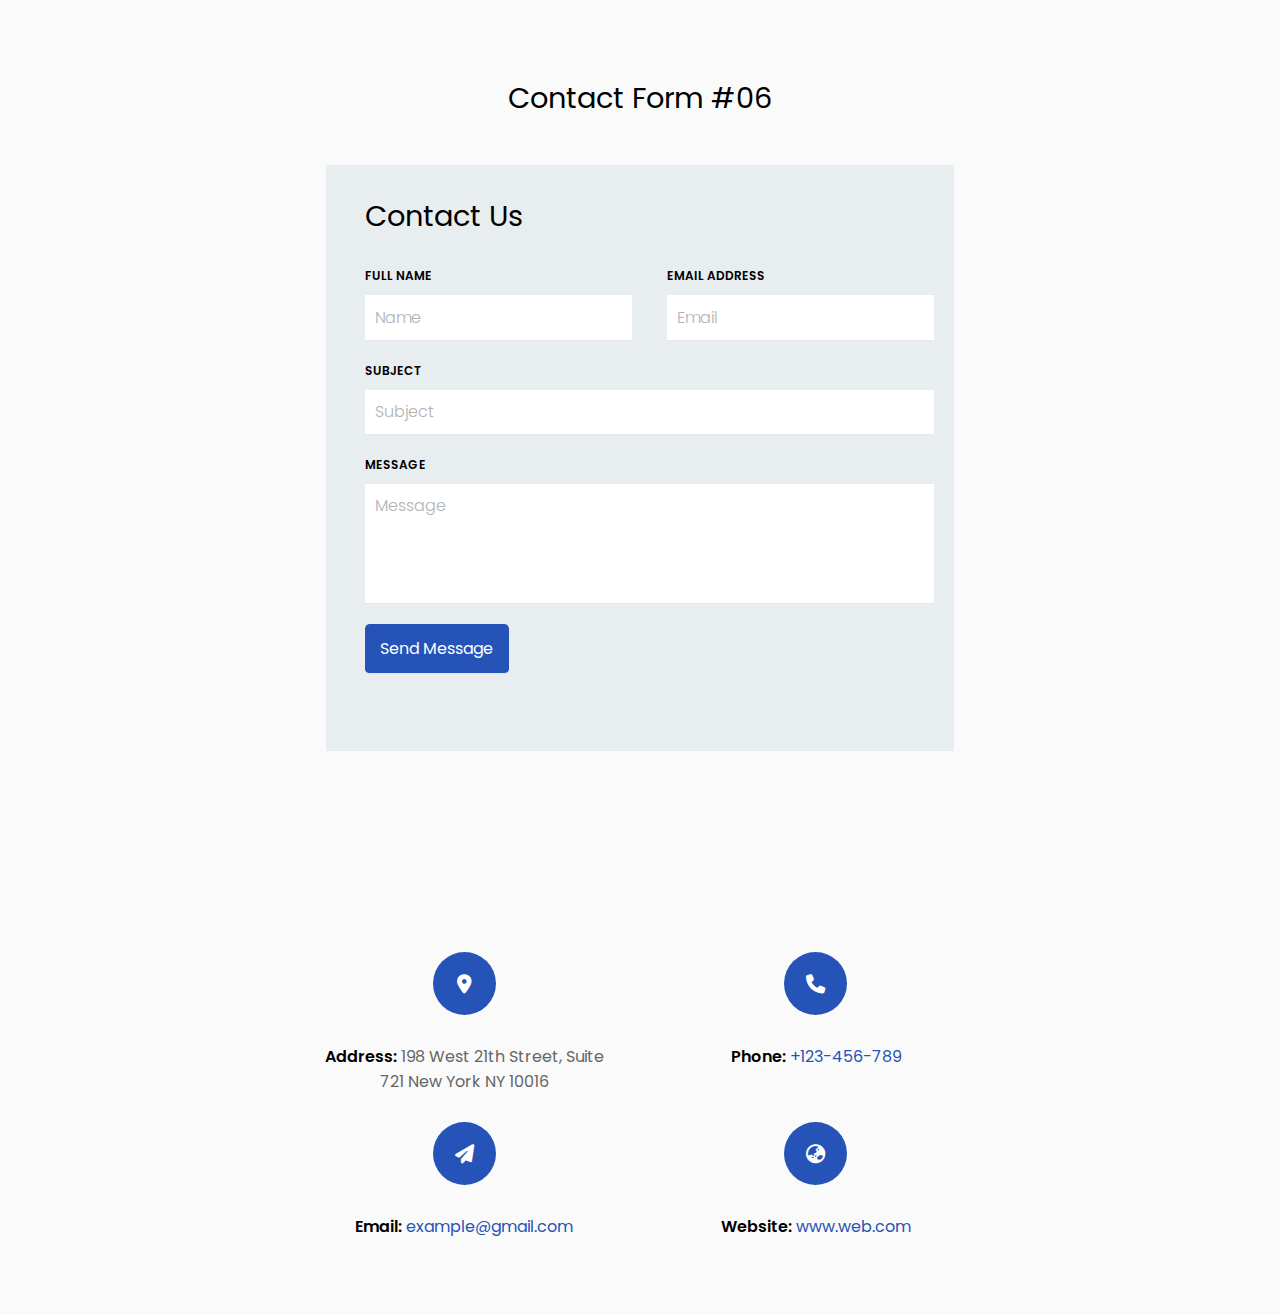
<file: 06/index.html>
<!DOCTYPE html>
<html lang="en">
<head>
    <meta charset="UTF-8">
    <meta http-equiv="X-UA-Compatible" content="IE=edge">
    <meta name="viewport" content="width=device-width, initial-scale=1.0">
    <title>Contact Form 6</title>
    <link rel="preconnect" href="https://fonts.googleapis.com">
    <link rel="preconnect" href="https://fonts.gstatic.com" crossorigin>
    <link href="https://fonts.googleapis.com/css2?family=Poppins:ital,wght@0,100;0,200;0,300;0,400;0,500;0,600;0,700;0,800;0,900;1,100;1,200;1,300;1,400;1,500;1,600;1,700;1,800;1,900&display=swap" rel="stylesheet">
    <link rel="stylesheet" href="css/all.css">
    <link rel="stylesheet" href="css/solid.css">
    <link rel="stylesheet" href="css/styles.css">

</head>
<body>
    <header>
        <h1>Contact Form #06</h1>
    </header>
    <section class="form">
        <div class="info">
            <h1>Contact Us</h1>
            <form action="">
                <div class="top">
                    <div class="name">
                        <label for="name">FULL NAME</label>
                        <input required type="name" name="" id="name" placeholder="Name">    
                    </div>
                    <div class="mail">
                        <label for="email">EMAIL ADDRESS</label>
                        <input required type="email" name="" id="email" placeholder="Email">
                    </div>
                </div>
                <label for="subject">SUBJECT</label><br>
                <input required type="text" name="" id="subject" placeholder="Subject">
                <label for="msg">MESSAGE</label><br>
                <textarea name="" id="msg" cols="30" rows="4" placeholder="Message"></textarea>
                <input required type="submit" value="Send Message">
            </form>
        </div>
        <div class="map">
            <iframe src="https://www.google.com/maps/embed?pb=!1m18!1m12!1m3!1d14602.678639283813!2d90.39695083618487!3d23.794774936848526!2m3!1f0!2f0!3f0!3m2!1i1024!2i768!4f13.1!3m3!1m2!1s0x3755c70c15ea1de1%3A0x97856381e88fb311!2sBanani%20Model%20Town%2C%20Dhaka!5e0!3m2!1sen!2sbd!4v1679869636748!5m2!1sen!2sbd" style="border:0;" allowfullscreen="true" loading="lazy" referrerpolicy="no-referrer-when-downgrade"></iframe>
        </div>
    </section>
    <section class="nav">
        <div class="box">
            <div class="icon">
                <i class="fa-solid fa-location-dot"></i>
            </div>
            <p><span>Address:</span> 198 West 21th Street, Suite 721 New York NY 10016</p>
        </div>
        <div class="box">
            <div class="icon">
                <i class="fa-solid fa-phone"></i>
            </div>
            <p><span>Phone:</span> <a href="tel:+123-456-789">+123-456-789</a></p>
        </div>
        <div class="box">
            <div class="icon">
                <i class="fa-solid fa-paper-plane"></i>
            </div>
            <p><span>Email:</span> <a href="mailto:example@gmail.com">example@gmail.com</a></p>
        </div>
        <div class="box">
            <div class="icon">
                <i class="fa-solid fa-earth-asia"></i>
            </div>
            <p><span>Website:</span> <a href="#">www.web.com</a></p>
        </div>      
    </section>
</body>
</html>
</file>
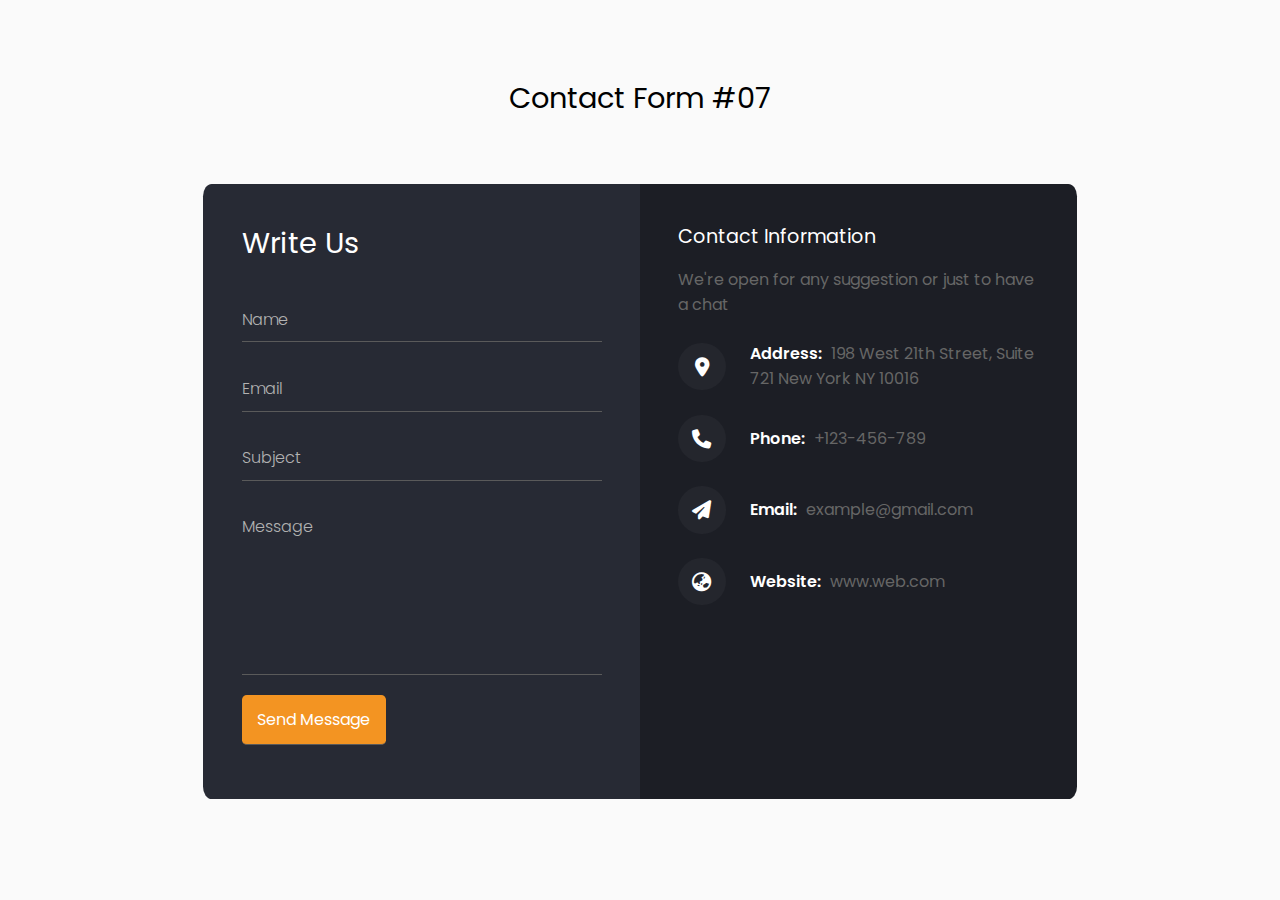
<file: 07/index.html>
<!DOCTYPE html>
<html lang="en">
  <head>
    <meta charset="UTF-8" />
    <meta http-equiv="X-UA-Compatible" content="IE=edge" />
    <meta name="viewport" content="width=device-width, initial-scale=1.0" />
    <title>Contact Form 7</title>
    <link rel="preconnect" href="https://fonts.googleapis.com" />
    <link rel="preconnect" href="https://fonts.gstatic.com" crossorigin />
    <link
      href="https://fonts.googleapis.com/css2?family=Poppins:ital,wght@0,100;0,200;0,300;0,400;0,500;0,600;0,700;0,800;0,900;1,100;1,200;1,300;1,400;1,500;1,600;1,700;1,800;1,900&display=swap"
      rel="stylesheet"
    />
    <link rel="stylesheet" href="css/all.css" />
    <link rel="stylesheet" href="css/solid.css" />
    <link rel="stylesheet" href="css/styles.css" />
  </head>
  <body>
    <header>
      <h1>Contact Form #07</h1>
    </header>
    <section class="form">
      <div class="info">
        <h1>Write Us</h1>
        <form action="">
          <input required type="name" name="" id="name" placeholder="Name"/>
          <input required type="email" name="" id="email" placeholder="Email"/>
          <input required type="text" name="" id="subject" placeholder="Subject"/>
          <textarea name="" id="msg" cols="30" rows="6" placeholder="Message"></textarea>
          <input required type="submit" value="Send Message" />
        </form>
      </div>
      
      <div class="contact">
        <h3>Contact Information</h3>
        <p class="chat">We're open for any suggestion or just to have a chat</p>
        <div class="box">
            <div class="icon">
              <i class="fa-solid fa-location-dot"></i>
            </div>
            <p>
              <span>Address:</span> 198 West 21th Street, Suite 721 New York NY 10016
            </p>
        </div>
        <div class="box">
            <div class="icon">
                <i class="fa-solid fa-phone"></i>
            </div>
            <p><span>Phone:</span> <a href="tel:+123-456-789">+123-456-789</a></p>
        </div>
        <div class="box">
            <div class="icon">
                <i class="fa-solid fa-paper-plane"></i>
            </div>
            <p>
                <span>Email:</span>
                <a href="mailto:example@gmail.com">example@gmail.com</a>
            </p>
        </div>
        <div class="box">
            <div class="icon">
                <i class="fa-solid fa-earth-asia"></i>
            </div>
            <p><span>Website:</span> <a href="#">www.web.com</a></p>
        </div>
      </div>
    </section>
  </body>
</html>
</file>
<file: 06/css/styles.css>
* {
    margin: 0;
    padding: 0;
    font-family: "Poppins", sans-serif;
}

body {
    background-color: #FAFAFA;
    margin: 6% 15%;
}


header h1 {
    font-weight: 400;
    text-align: center;
    font-size: 1.8rem;
    margin: 5% auto;
    width: 86%;
}

.nav {
    display: flex;
    flex-flow: row wrap;
    justify-content: space-evenly;
    margin: auto;
    margin-bottom: 7%;
    width: 86%;
}

.nav .box {
    width: 285px;
    text-align: center;
}

.nav .box .icon {
    background-color: #2553B8;
    width: 1.8rem;
    height: 1.8rem;
    padding: 6%;
    border-radius: 50%;
    margin: 10% auto;
    display: flex;
    justify-content: center;
    align-items: center;
}

.nav .box .icon i {
    color: #ffffff;

    font-size: 1.2rem;
}

.nav .box p {
    color: #666666;

    overflow-wrap: break-word;
}

.nav .box p span {
    font-weight: 600;
    color: black;
}

.nav .box p a {
    text-decoration: none;
    color: #2553B8;
}

.form {
    display: flex;
    flex-flow: row wrap;
    margin: 1.7% auto;
    justify-content: space-evenly;
    width: 86%;
}

.form .info {
    background-color: #E8EDF0;
    padding: 4% 5% 8%;
    width: 550px;
}

.form .info h1 {
    font-weight: 400;
    font-size: 1.8rem;
    margin-bottom: 1.5rem;
}

.form .info form .top {
    display: flex;
    flex-flow: row wrap;
    justify-content: space-between;
}

.form .info form .top .name {
    width: 45%;
}

.form .info form .top .mail {
    width: 45%;
}

label {
    font-weight: 600;
    font-size: 0.75rem;
}

input {
    width: 100%;
    border: none;
    border-bottom: 0.1rem solid #e7e7e7;
    padding: 0.6rem;
    margin-bottom: 1rem;
    font-size: 1rem;
    margin-top: 0.5rem;
}

input::placeholder {
    color: #b2b2b2;
    font-weight: 300;
    font-size: 1rem;
}
input:focus{

outline: none;
}
.form .info form input[type="submit"] {
    width: 9rem;
    margin-top: 0.8rem;
    padding: 0.75rem;
    background-color: #2553B8;
    color: white;
    border-radius: 0.3rem;
}
.form .info form input[type="submit"]:hover{
    
background-color: #1C408E;
}
.form .info form textarea {
    width: 100%;
    border: none;
    border-bottom: 0.1rem solid #e7e7e7;
    padding: 0.6rem;
    resize: none;
    font-size: 1rem;
    margin-top: 0.5rem;
}

.form .info form textarea::placeholder {
    color: #b2b2b2;
    font-weight: 300;
    font-size: 1rem;
}
.form .info form textarea:focus{

outline: none;
}
.form .map {
    width: 480px;
}

.form .map iframe {
    width: 100%;

    height: 100%;
}
</file>
<file: 07/css/styles.css>
* {
    margin: 0;
    padding: 0;
    font-family: "Poppins", sans-serif;
}

body {
    background-color: #FAFAFA;
    margin: 6% auto;
}


header h1 {
    font-weight: 400;
    text-align: center;
    font-size: 1.8rem;
    margin: 5% auto;
    width: 50%;
}

.form .contact{

width: 360px;

overflow-wrap: break-word;

padding: 3%;

background-color: #1C1E25;

border-radius: 0 2% 2% 0;
}

.form .contact h3{

font-weight: 400;

font-size: 1.2rem;

margin-bottom: 1rem;

color: white;
}

.form .contact .chat{

width: 100%;
}

.form .contact .box {
    width: 100%;
    display: flex;
    justify-content: space-between;
    overflow-wrap: break-word;
    margin: 1.5rem 0;
    align-items: center;
}

.form .contact .box .icon {
    background-color: #24262d;
    width: 0.25rem;
    height: 0.25rem;
    padding: 6%;
    border-radius: 50%;
    display: flex;
    justify-content: center;
    align-items: center;
}

.form .contact .box .icon i {
    color: #ffffff;

    font-size: 1.2rem;
}

p {
    color: #666666;
    overflow-wrap: break-word;
    width: 80%;
}

p span {
    font-weight: 600;
    color: white;
    height: fit-content;
    margin-right: 0.3rem;
}

p a {
    text-decoration: none;
    color: #666666;
}

.form {
    display: flex;
    flex-flow: row wrap;
    justify-content: center;
    width: 100%;
}

.form .info {
    background-color: #272A34;
    padding: 3%;
    width: 360px;
    border-radius: 2% 0 0 2%;
}

.form .info h1 {
    font-weight: 400;
    font-size: 1.8rem;
    margin-bottom: 1.5rem;
    color: white;
}

.form .info form {}

input {
    color: #D4D4D6;
    width: 100%;
    border: none;
    border-bottom: 0.1rem solid #5a5a5a;
    padding: 0.6rem 0;
    margin-bottom: 1rem;
    font-size: 1rem;
    margin-top: 0.5rem;
    background: transparent;
}

input::placeholder {
    color: #b2b2b2;
    font-weight: 300;
    font-size: 1rem;
}
input:focus{

outline: none;

border-bottom-color: #bbbbbb;
}
.form .info form input[type="submit"] {
    width: 9rem;
    margin-top: 0.8rem;
    padding: 0.75rem;
    background-color: #f39422;
    color: white;
    border-radius: 0.3rem;
}
.form .info form input[type="submit"]:hover{
    
background-color: #D67A0C;
}
.form .info form textarea {
    color: #D4D4D6;
    width: 100%;
    border: none;
    border-bottom: 0.1rem solid #5a5a5a;
    padding: 0.6rem 0;
    resize: none;
    font-size: 1rem;
    margin-top: 0.5rem;
    background: transparent;
}

.form .info form textarea::placeholder {
    color: #b2b2b2;
    font-weight: 300;
    font-size: 1rem;
}
.form .info form textarea:focus{

outline: none;
border-bottom-color: #bbbbbb;
}
</file>
<file: 06/css/solid.css>
/*!
 * Font Awesome Free 6.3.0 by @fontawesome - https://fontawesome.com
 * License - https://fontawesome.com/license/free (Icons: CC BY 4.0, Fonts: SIL OFL 1.1, Code: MIT License)
 * Copyright 2023 Fonticons, Inc.
 */
:root, :host {
  --fa-style-family-classic: 'Font Awesome 6 Free';
  --fa-font-solid: normal 900 1em/1 'Font Awesome 6 Free'; }

@font-face {
  font-family: 'Font Awesome 6 Free';
  font-style: normal;
  font-weight: 900;
  font-display: block;
  src: url("../webfonts/fa-solid-900.woff2") format("woff2"), url("../webfonts/fa-solid-900.ttf") format("truetype"); }

.fas,
.fa-solid {
  font-weight: 900; }
</file>
<file: 07/css/solid.css>
/*!
 * Font Awesome Free 6.3.0 by @fontawesome - https://fontawesome.com
 * License - https://fontawesome.com/license/free (Icons: CC BY 4.0, Fonts: SIL OFL 1.1, Code: MIT License)
 * Copyright 2023 Fonticons, Inc.
 */
:root, :host {
  --fa-style-family-classic: 'Font Awesome 6 Free';
  --fa-font-solid: normal 900 1em/1 'Font Awesome 6 Free'; }

@font-face {
  font-family: 'Font Awesome 6 Free';
  font-style: normal;
  font-weight: 900;
  font-display: block;
  src: url("../webfonts/fa-solid-900.woff2") format("woff2"), url("../webfonts/fa-solid-900.ttf") format("truetype"); }

.fas,
.fa-solid {
  font-weight: 900; }
</file>
